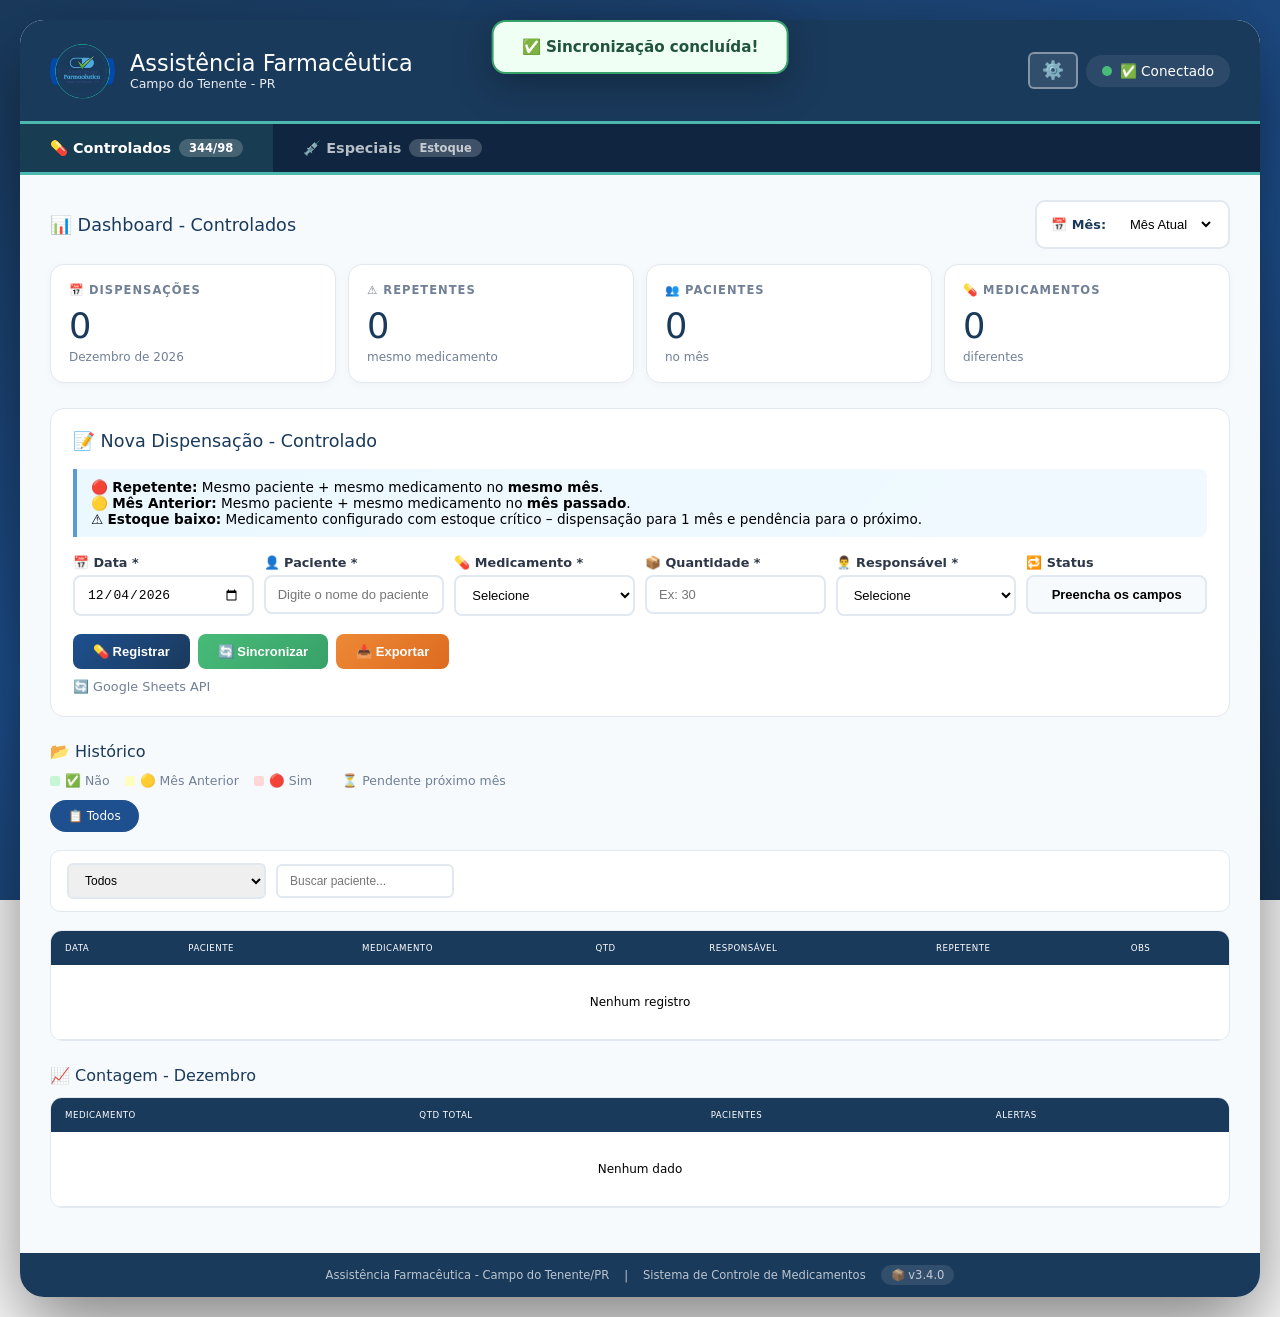
<file: index.html>
<!--
  Sistema: Assistência Farmacêutica v3.4.0
  Controlados + Especiais (sem Diabetes)
-->
<!DOCTYPE html>
<html lang="pt-BR">
<head>
    <meta charset="UTF-8">
    <meta name="viewport" content="width=device-width, initial-scale=1.0">
    <title>Assistência Farmacêutica v3.4</title>
    <link rel="stylesheet" href="styles.css">
</head>
<body>
    <div class="status-registro" id="statusFlutuante"></div>
    
    <div class="botoes-navegacao">
        <button class="btn-navegacao btn-topo" onclick="irParaTopo()" title="Voltar ao topo">⬆</button>
        <button class="btn-navegacao btn-base" onclick="irParaBase()" title="Ir para o final">⬇</button>
    </div>

    <div class="container">
        <div class="header">
            <div class="header-logo">
                <img src="logo.png" alt="Assistência Farmacêutica" class="logo-img">
                <div class="header-info">
                    <h1>Assistência Farmacêutica</h1>
                    <p class="subtitle">Campo do Tenente - PR</p>
                </div>
            </div>
            <div style="display:flex;align-items:center;gap:8px;">
                <button class="btn btn-sm btn-outline" onclick="abrirConfig()" style="color:white;border-color:rgba(255,255,255,0.4);background:rgba(255,255,255,0.1);font-size:1.1em;" title="Painel de Configurações">⚙️</button>
                <div style="display:flex;align-items:center;gap:8px;background:rgba(255,255,255,0.08);padding:8px 16px;border-radius:50px;font-size:0.85em;color:white;">
                    <div id="statusDot" style="width:10px;height:10px;border-radius:50%;background:#ffa500;"></div><span id="statusText">Pronto</span>
                </div>
            </div>
        </div>
        
        <div class="nav-tabs">
            <div class="nav-tab active" onclick="trocarModulo('controlados')">💊 Controlados <span class="nav-tab-badge">344/98</span></div>
            <div class="nav-tab" onclick="trocarModulo('especiais')">💉 Especiais <span class="nav-tab-badge">Estoque</span></div>
        </div>
        
        <div class="content">
            <!-- ===== MÓDULO CONTROLADOS ===== -->
            <div class="modulo active" id="modulo-controlados">
                <div class="dashboard-header"><h2>📊 Dashboard - Controlados</h2><div class="mes-selector"><label>📅 Mês:</label><select id="dashboardMesControlados" onchange="atualizarDashboardControlados()"><option value="atual">Mês Atual</option></select></div></div>
                <div class="stats-grid">
                    <div class="stat-card"><h3>📅 Dispensações</h3><div class="number" id="ctrlTotal">0</div><small id="ctrlMesLabel">Mês atual</small></div>
                    <div class="stat-card"><h3>⚠️ Repetentes</h3><div class="number" id="ctrlRepetentes">0</div><small>mesmo medicamento</small></div>
                    <div class="stat-card"><h3>👥 Pacientes</h3><div class="number" id="ctrlPacientes">0</div><small>no mês</small></div>
                    <div class="stat-card"><h3>💊 Medicamentos</h3><div class="number" id="ctrlMeds">0</div><small>diferentes</small></div>
                </div>
                <div class="form-section">
                    <h2>📝 Nova Dispensação - Controlado</h2>
                    <div class="info-box">🔴 <strong>Repetente:</strong> Mesmo paciente + mesmo medicamento no <strong>mesmo mês</strong>.<br>🟡 <strong>Mês Anterior:</strong> Mesmo paciente + mesmo medicamento no <strong>mês passado</strong>.<br>⚠️ <strong>Estoque baixo:</strong> Medicamento configurado com estoque crítico – dispensação para 1 mês e pendência para o próximo.</div>
                    <div class="form-grid">
                        <div class="form-group"><label>📅 Data *</label><input type="date" id="ctrlData" required onchange="verificarRepetenteCtrl()"></div>
                        <div class="form-group">
                            <label>👤 Paciente *</label>
                            <input type="text" id="ctrlPaciente" placeholder="Digite o nome do paciente" list="listaPacientesCtrl" required oninput="verificarRepetenteCtrl()" autocomplete="off">
                            <datalist id="listaPacientesCtrl"></datalist>
                        </div>
                        <div class="form-group"><label>💊 Medicamento *</label><select id="ctrlMedicamento" required onchange="verificarRepetenteCtrl()"><option value="">Selecione</option></select></div>
                        <div class="form-group"><label>📦 Quantidade *</label><input type="number" id="ctrlQuantidade" min="1" placeholder="Ex: 30" required></div>
                        <div class="form-group"><label>👨‍⚕️ Responsável *</label><select id="ctrlResponsavel" required><option value="">Selecione</option></select></div>
                        <div class="form-group"><label>🔁 Status</label><input type="text" id="ctrlRepetente" readonly value="Preencha os campos"></div>
                    </div>
                    <div class="btn-group">
                        <button class="btn btn-primary" onclick="registrarControlado()">💊 Registrar</button>
                        <button class="btn btn-success" onclick="sincronizarTudo()">🔄 Sincronizar</button>
                        <button class="btn btn-warning" onclick="exportarCSVCtrl()">📥 Exportar</button>
                    </div>
                    <div class="sync-info" id="syncInfoCtrl">🔄 Google Sheets API</div>
                </div>
                <h3 class="section-title">📂 Histórico</h3>
                <div class="legenda">
                    <span class="legenda-item"><span class="legenda-dot ld-ok"></span> ✅ Não</span>
                    <span class="legenda-item"><span class="legenda-dot ld-mes-anterior"></span> 🟡 Mês Anterior</span>
                    <span class="legenda-item"><span class="legenda-dot ld-repetente"></span> 🔴 Sim</span>
                    <span class="legenda-item"><span class="legenda-dot ld-pendente"></span> ⏳ Pendente próximo mês</span>
                </div>
                <div class="month-tabs" id="ctrlMonthTabs"><div class="month-tab active" onclick="filtrarCtrlMes('todos')">📋 Todos</div></div>
                <div class="filter-bar"><select id="ctrlFiltroMed" onchange="aplicarFiltrosCtrl()"><option value="todos">Todos</option></select><input type="text" id="ctrlFiltroPaciente" placeholder="Buscar paciente..." onkeyup="aplicarFiltrosCtrl()"><span id="ctrlResultCount" style="margin-left:auto;font-weight:500;color:var(--texto-claro);"></span></div>
                <div class="table-wrapper"><table><thead><tr><th>Data</th><th>Paciente</th><th>Medicamento</th><th>Qtd</th><th>Responsável</th><th>Repetente</th><th>Obs</th></tr></thead><tbody id="ctrlTabela"><tr><td colspan="7" style="text-align:center;padding:30px;">Carregando...</td></tr></tbody></table></div>
                <h3 class="section-title">📈 Contagem - <span id="ctrlTituloContagem"></span></h3>
                <div class="table-wrapper"><table><thead><tr><th>Medicamento</th><th>Qtd Total</th><th>Pacientes</th><th>Alertas</th></tr></thead><tbody id="ctrlTabelaContagem"><tr><td colspan="4" style="text-align:center;padding:30px;">Selecione um mês</td></tr></tbody></table></div>
            </div>
            
            <!-- ===== MÓDULO ESPECIAIS ===== -->
            <div class="modulo" id="modulo-especiais">
                <div class="dashboard-header"><h2>📊 Dashboard - Especiais</h2><div class="mes-selector"><label>📅 Mês:</label><select id="dashboardMesEspeciais" onchange="atualizarDashboardEspeciais()"><option value="atual">Mês Atual</option></select></div></div>
                <div class="stats-grid">
                    <div class="stat-card"><h3>📅 Dispensações</h3><div class="number" id="espTotal">0</div><small id="espMesLabel">Mês atual</small></div>
                    <div class="stat-card"><h3>📦 Ferro</h3><div class="number" id="espEstoqueFerro">0</div><small>ampolas</small></div>
                    <div class="stat-card"><h3>📦 Enoxaparina</h3><div class="number" id="espEstoqueEnoxa">0</div><small>seringas</small></div>
                    <div class="stat-card"><h3>👥 Pacientes</h3><div class="number" id="espPacientes">0</div><small>no mês</small></div>
                </div>
                <h3 class="section-title">📦 Status do Estoque</h3><div id="estoqueStatus"></div>
                <div class="form-section">
                    <h2>📝 Nova Dispensação - Especial</h2>
                    <div class="form-grid">
                        <div class="form-group"><label>📅 Data *</label><input type="date" id="espData" required></div>
                        <div class="form-group">
                            <label>👤 Paciente *</label>
                            <input type="text" id="espPaciente" placeholder="Digite o nome do paciente" list="listaPacientesEsp" required autocomplete="off">
                            <datalist id="listaPacientesEsp"></datalist>
                        </div>
                        <div class="form-group"><label>💉 Medicamento *</label><select id="espMedicamento" required onchange="atualizarEstoqueDisponivel()"><option value="">Selecione</option></select></div>
                        <div class="form-group"><label>📦 Ampolas *</label><input type="number" id="espAmpolas" min="1" placeholder="Ex: 3" required oninput="atualizarEstoqueDisponivel()"></div>
                        <div class="form-group"><label>👨‍⚕️ Prescritor *</label><input type="text" id="espPrescritor" placeholder="Nome do médico" required></div>
                        <div class="form-group"><label>🔄 Ciclo atual</label>
                            <select id="espCicloAtual">
                                <option value="">Selecione</option>
                                <option value="1">1º</option><option value="2">2º</option><option value="3">3º</option>
                                <option value="4">4º</option><option value="5">5º</option><option value="6">6º</option>
                                <option value="7">7º</option><option value="8">8º</option><option value="9">9º</option>
                                <option value="10">10º</option>
                            </select>
                        </div>
                        <div class="form-group"><label>🔁 Ciclos EV</label><input type="number" id="espCiclosEV" min="1" placeholder="Ex: 3"></div>
                        <div class="form-group"><label>📋 Estoque</label><input type="text" id="espEstoqueDisponivel" readonly value="Selecione o medicamento"></div>
                    </div>
                    <div class="btn-group">
                        <button class="btn btn-roxo" onclick="registrarEspecial()">💉 Registrar</button>
                        <button class="btn btn-success" onclick="sincronizarTudo()">🔄 Sincronizar</button>
                        <button class="btn btn-warning" onclick="abrirEntradaEstoque()">📥 Entrada</button>
                        <button class="btn btn-info" onclick="exportarCSVEsp()">📤 Exportar</button>
                    </div>
                    <div class="sync-info" id="syncInfoEsp">🔄 Google Sheets API</div>
                </div>
                <h3 class="section-title">📂 Histórico</h3>
                <div class="month-tabs" id="espMonthTabs"><div class="month-tab active" onclick="filtrarEspMes('todos')">📋 Todos</div></div>
                <div class="filter-bar"><select id="espFiltroMed" onchange="aplicarFiltrosEsp()"><option value="todos">Todos</option></select><input type="text" id="espFiltroPaciente" placeholder="Buscar paciente..." onkeyup="aplicarFiltrosEsp()"><span id="espResultCount" style="margin-left:auto;font-weight:500;color:var(--texto-claro);"></span></div>
                <div class="table-wrapper"><table><thead><tr><th>Data</th><th>Paciente</th><th>Medicamento</th><th>Amp</th><th>Prescritor</th><th>Ciclo atual</th><th>EV</th></tr></thead><tbody id="espTabela"><tr><td colspan="7" style="text-align:center;padding:30px;">Carregando...</td></tr></tbody></table></div>
            </div>
        </div>
        
        <div class="footer"><span>Assistência Farmacêutica - Campo do Tenente/PR</span><span>|</span><span>Sistema de Controle de Medicamentos</span><span class="footer-version">📦 v3.4.0</span></div>
    </div>
    
    <!-- ===== MODAIS ===== -->
    <div id="modalEntradaEstoque" class="modal">
        <div class="modal-content" style="max-width:450px;">
            <h3 style="margin-bottom:12px;">📥 Entrada de Estoque</h3>
            <div class="form-grid">
                <div class="form-group"><label>💉 Medicamento</label><select id="entradaMedicamento"><option value="">Selecione</option></select></div>
                <div class="form-group"><label>📦 Quantidade</label><input type="number" id="entradaQuantidade" min="1" placeholder="Ex: 50"></div>
            </div>
            <div class="btn-group" style="margin-top:15px;">
                <button class="btn btn-success" onclick="registrarEntradaEstoque()">📥 Registrar</button>
                <button class="btn" onclick="fecharModal('modalEntradaEstoque')" style="background:#a0aec0;color:white;">Cancelar</button>
            </div>
        </div>
    </div>
    
    <div id="modalConfig" class="modal">
        <div class="modal-content">
            <h3 style="margin-bottom:12px;color:var(--azul-escuro);">⚙️ Painel de Configurações</h3>
            <p style="font-size:0.8em;color:var(--texto-claro);margin-bottom:15px;">📦 v<span id="configVersao"></span> | 🔐 Google Sheets API | 💾 Dados locais</p>
            <div class="config-tabs">
                <div class="config-tab active" onclick="trocarConfigTab('medicamentos')">💊 Medicamentos</div>
                <div class="config-tab" onclick="trocarConfigTab('limites')">📊 Limites</div>
                <div class="config-tab" onclick="trocarConfigTab('backup')">💾 Backup</div>
                <div class="config-tab" onclick="trocarConfigTab('sobre')">ℹ️ Sobre</div>
                <div class="config-tab" onclick="trocarConfigTab('estoque')">📦 Estoque</div>
            </div>
            <div class="config-panel active" id="configPanel-medicamentos">
                <div class="config-section"><h4>💊 Controlados</h4><textarea id="cfgMedsCtrl" rows="10" style="width:100%;padding:8px;border:2px solid #e2e8f0;border-radius:8px;font-size:12px;"></textarea></div>
                <div class="config-section"><h4>👨‍⚕️ Responsáveis</h4><textarea id="cfgResps" rows="3" style="width:100%;padding:8px;border:2px solid #e2e8f0;border-radius:8px;font-size:12px;"></textarea></div>
                <div class="config-section"><h4>💉 Especiais</h4><textarea id="cfgMedsEsp" rows="3" style="width:100%;padding:8px;border:2px solid #e2e8f0;border-radius:8px;font-size:12px;"></textarea></div>
                <button class="btn btn-primary" onclick="salvarConfigMedicamentos()">💾 Salvar</button>
            </div>
            <div class="config-panel" id="configPanel-limites">
                <div class="config-section"><h4>📦 Limites de Estoque</h4><div class="config-row"><div><label>🔴 Crítico (≤)</label><input type="number" id="cfgEstoqueCritico" min="0" value="5"></div><div><label>🟡 Baixo (≤)</label><input type="number" id="cfgEstoqueBaixo" min="0" value="15"></div></div></div>
                <button class="btn btn-primary" onclick="salvarConfigLimites()">💾 Salvar</button>
            </div>
            <div class="config-panel" id="configPanel-backup">
                <div class="config-section"><h4>💾 Exportar/Importar</h4><p class="config-info">Exporte configurações para arquivo.</p><div style="display:flex;gap:8px;"><button class="btn btn-info btn-sm" onclick="exportarConfig()">📥 Exportar</button><button class="btn btn-outline btn-sm" onclick="document.getElementById('importConfigFile').click()">📤 Importar</button><input type="file" id="importConfigFile" accept=".json" style="display:none;" onchange="importarConfig(event)"></div></div>
                <div class="config-section"><h4>🔄 Resetar</h4><p class="config-info" style="color:var(--danger);">Apaga dados locais.</p><button class="btn btn-danger btn-sm" onclick="resetarDadosLocais()">🗑️ Limpar</button></div>
            </div>
            <div class="config-panel" id="configPanel-sobre">
                <div class="config-section"><h4>ℹ️ Sobre</h4><p style="font-size:0.85em;line-height:1.6;"><strong>Assistência Farmacêutica</strong><br>Campo do Tenente - PR<br><br><strong>Versão:</strong> <span id="configVersaoSobre"></span><br><strong>Módulos:</strong> Controlados + Especiais<br><strong>Conexão:</strong> Google Sheets API<br><br>✅ Registro de dispensações<br>✅ Detecção de repetentes<br>✅ Controle de estoque<br>✅ Dashboard mensal<br>✅ Exportação CSV<br>✅ Painel de configurações</p></div>
            </div>
            <div class="config-panel" id="configPanel-estoque">
                <div class="config-section">
                    <h4>💊 Medicamentos com Estoque Baixo (Controlados)</h4>
                    <p class="config-info">Liste um medicamento por linha. Ao dispensar, será marcado como "Pendente próximo mês".</p>
                    <textarea id="cfgEstoqueBaixoCtrl" rows="6" style="width:100%;padding:8px;border:2px solid #e2e8f0;border-radius:8px;font-size:12px;"></textarea>
                    <button class="btn btn-primary btn-sm" onclick="salvarConfigEstoqueBaixo()" style="margin-top:8px;">💾 Salvar</button>
                </div>
            </div>
            <div style="margin-top:15px;text-align:right;"><button class="btn" onclick="fecharModal('modalConfig')" style="background:#a0aec0;color:white;">Fechar</button></div>
        </div>
    </div>

    <script src="scripts.js"></script>
</body>
</html>
</file>
<file: styles.css>
/*
 * Arquivo: styles.css
 * Descrição: Todas as regras de estilo do sistema Assistência Farmacêutica
 *
 * COMO EDITAR? 
 * Altere as cores, tamanhos de fonte, espaçamentos, bordas etc. conforme preferir.
 * Exemplo: para mudar a cor de fundo, altere o valor de background.
 *
 * DICA: Use https://htmlcolorcodes.com/ para escolher outras cores.
 */

:root {
    --azul-escuro: #1a3a5c;
    --azul-medio: #1e5090;
    --azul-claro: #5b9bd5;
    --azul-bebe: #b8d4f0;
    --verde-agua: #4db8b0;
    --verde-vibrante: #38a169;
    --verde-suave: #48bb78;
    --verde-claro: #c6f6d5;
    --amarelo-alerta: #ecc94b;
    --amarelo-claro: #fefcbf;
    --roxo: #6b46c1;
    --roxo-claro: #e9d8fd;
    --branco: #ffffff;
    --cinza-claro: #f7fafc;
    --cinza-medio: #e2e8f0;
    --texto: #2d3748;
    --texto-claro: #718096;
    --danger: #e53e3e;
    --danger-claro: #fed7d7;
    --warning: #ed8936;
    --warning-claro: #feebc8;
}

/* Restante do CSS completo colado aqui: */

* { margin: 0; padding: 0; box-sizing: border-box; }

body { 
    font-family: 'Segoe UI', system-ui, -apple-system, sans-serif; 
    background: linear-gradient(160deg, #1a3a5c 0%, #1e5090 50%, #1a3a5c 100%);
    background-attachment: fixed;
    min-height: 100vh; 
    padding: 20px;
}

        .container { max-width: 1600px; margin: 0 auto; background: var(--branco); border-radius: 24px; box-shadow: 0 30px 80px rgba(0,0,0,0.5); overflow: hidden; }
        .header { background: var(--azul-escuro); color: white; padding: 18px 30px; display: flex; justify-content: space-between; align-items: center; flex-wrap: wrap; gap: 15px; border-bottom: 3px solid var(--verde-agua); }
        .header-logo { display: flex; align-items: center; gap: 15px; }
        .logo-svg { width: 65px; height: 65px; flex-shrink: 0; }
        .header-info h1 { font-size: 1.4em; font-weight: 400; }
        .header-info .subtitle { font-size: 0.78em; opacity: 0.9; }
        
        .nav-tabs { display: flex; background: #0f2540; gap: 0; border-bottom: 3px solid var(--verde-agua); }
        .nav-tab { padding: 15px 30px; color: rgba(255,255,255,0.7); cursor: pointer; font-weight: 600; font-size: 0.9em; transition: all 0.3s; border-bottom: 3px solid transparent; margin-bottom: -3px; display: flex; align-items: center; gap: 8px; }
        .nav-tab:hover { color: white; background: rgba(255,255,255,0.05); }
        .nav-tab.active { color: white; border-bottom-color: var(--verde-agua); background: rgba(77,184,176,0.15); }
        .nav-tab-badge { background: rgba(255,255,255,0.2); padding: 2px 10px; border-radius: 12px; font-size: 0.8em; }
        
        .content { padding: 25px 30px; background: var(--cinza-claro); min-height: 500px; }
        .modulo { display: none; }
        .modulo.active { display: block; }
        
        .status-registro { position: fixed; top: 20px; left: 50%; transform: translateX(-50%); z-index: 9999; padding: 16px 28px; border-radius: 14px; font-weight: 600; font-size: 0.95em; box-shadow: 0 10px 40px rgba(0,0,0,0.3); display: none; max-width: 500px; text-align: center; white-space: pre-line; animation: statusIn 0.4s ease; }
        @keyframes statusIn { from { transform: translateX(-50%) translateY(-30px); opacity: 0; } to { transform: translateX(-50%) translateY(0); opacity: 1; } }
        .status-sucesso { background: #f0fff4; color: #22543d; border: 2px solid var(--verde-vibrante); }
        .status-alerta { background: var(--warning-claro); color: #7c2d12; border: 2px solid var(--warning); }
        .status-erro { background: var(--danger-claro); color: #742a2a; border: 2px solid var(--danger); }
        .status-info { background: #ebf8ff; color: #2a4365; border: 2px solid #4299e1; }
        
        .dashboard-header { display: flex; justify-content: space-between; align-items: center; flex-wrap: wrap; gap: 15px; margin-bottom: 15px; }
        .dashboard-header h2 { color: var(--azul-escuro); font-weight: 500; font-size: 1.1em; }
        .mes-selector { display: flex; align-items: center; gap: 10px; background: var(--branco); padding: 8px 14px; border-radius: 10px; border: 2px solid var(--cinza-medio); }
        .mes-selector label { font-weight: 600; font-size: 0.8em; color: var(--azul-escuro); }
        .mes-selector select { padding: 6px 10px; border: none; font-size: 13px; background: transparent; cursor: pointer; }
        
        .stats-grid { display: grid; grid-template-columns: repeat(auto-fit, minmax(180px, 1fr)); gap: 12px; margin-bottom: 25px; }
        .stat-card { background: var(--branco); border-radius: 14px; padding: 18px; border: 1px solid var(--cinza-medio); box-shadow: 0 2px 8px rgba(0,0,0,0.03); }
        .stat-card h3 { font-size: 0.72em; text-transform: uppercase; letter-spacing: 1px; margin-bottom: 8px; color: var(--texto-claro); font-weight: 600; }
        .stat-card .number { font-size: 2.2em; font-weight: 300; color: var(--azul-escuro); }
        .stat-card small { display: block; margin-top: 4px; color: var(--texto-claro); font-size: 0.75em; }
        
        .form-section { background: var(--branco); padding: 22px; border-radius: 14px; margin-bottom: 22px; border: 1px solid var(--cinza-medio); }
        .form-section h2 { margin-bottom: 18px; color: var(--azul-escuro); font-weight: 500; font-size: 1.1em; }
        .info-box { background: linear-gradient(135deg, #ebf8ff, #f0f9ff); border-left: 4px solid var(--azul-claro); padding: 10px 14px; border-radius: 0 8px 8px 0; margin-bottom: 18px; font-size: 0.85em; }
        .form-grid { display: grid; grid-template-columns: repeat(auto-fit, minmax(160px, 1fr)); gap: 10px; margin-bottom: 18px; }
        .form-group { display: flex; flex-direction: column; }
        .form-group label { font-weight: 600; font-size: 0.8em; margin-bottom: 5px; color: var(--texto); }
        .form-group input, .form-group select { width: 100%; padding: 10px 12px; border: 2px solid var(--cinza-medio); border-radius: 8px; font-size: 13px; background: var(--branco); }
        .form-group input:focus, .form-group select:focus { outline: none; border-color: var(--azul-claro); }
        .form-group input[readonly] { background: var(--cinza-claro); font-weight: bold; text-align: center; }
        
        .btn { padding: 10px 20px; border: none; border-radius: 8px; font-size: 13px; font-weight: 600; cursor: pointer; transition: all 0.2s; display: inline-flex; align-items: center; gap: 6px; }
        .btn-primary { background: linear-gradient(135deg, var(--azul-medio), var(--azul-escuro)); color: white; }
        .btn-primary:hover { transform: translateY(-1px); }
        .btn-success { background: linear-gradient(135deg, var(--verde-suave), var(--verde-vibrante)); color: white; }
        .btn-roxo { background: linear-gradient(135deg, var(--roxo), #553c9a); color: white; }
        .btn-warning { background: linear-gradient(135deg, var(--warning), #dd6b20); color: white; }
        .btn-info { background: linear-gradient(135deg, #ebf8ff, var(--azul-bebe)); color: var(--azul-escuro); }
        .btn-group { display: flex; gap: 8px; flex-wrap: wrap; }
        .btn-sm { padding: 6px 12px; font-size: 11px; border-radius: 6px; }
        .btn-outline { background: transparent; border: 2px solid var(--azul-medio); color: var(--azul-medio); font-weight: 600; }
        .btn-outline:hover { background: var(--azul-medio); color: white; }
        .btn-danger { background: var(--danger); color: white; }
        .btn-dia { background: linear-gradient(135deg, #3182ce, #2b5aa7); color: white;}
        .btn-dia:hover { transform: translateY(-1px);}
        
        .table-wrapper { overflow-x: auto; border-radius: 12px; border: 1px solid var(--cinza-medio); background: var(--branco); margin-bottom: 20px; }
        table { width: 100%; border-collapse: collapse; font-size: 12px; }
        th { background: var(--azul-escuro); color: white; padding: 12px 14px; text-align: left; font-weight: 500; text-transform: uppercase; letter-spacing: 0.5px; font-size: 0.72em; }
        td { padding: 10px 14px; border-bottom: 1px solid var(--cinza-medio); }
        tbody tr:hover { background: #f7fafc; }
        
        .badge { display: inline-block; padding: 4px 10px; border-radius: 20px; font-size: 10px; font-weight: 700; }
        .badge-ok { background: var(--verde-claro); color: #22543d; }
        .badge-alert { background: var(--danger-claro); color: #742a2a; animation: blink 1s infinite; }
        .badge-mes-anterior { background: var(--amarelo-claro); color: #975a16; }
        .badge-estoque-baixo { background: var(--danger-claro); color: #742a2a; }
        .badge-estoque-medio { background: var(--amarelo-claro); color: #975a16; }
        .badge-estoque-ok { background: var(--verde-claro); color: #22543d; }
        @keyframes blink { 0%, 100% { opacity: 1; } 50% { opacity: 0.5; } }
        
        .section-title { margin: 25px 0 12px 0; color: var(--azul-escuro); font-weight: 500; font-size: 1em; }
        .month-tabs { display: flex; gap: 6px; flex-wrap: wrap; margin-bottom: 18px; }
        .month-tab { padding: 7px 16px; border-radius: 18px; border: 2px solid var(--cinza-medio); background: var(--branco); cursor: pointer; font-size: 12px; transition: all 0.2s; }
        .month-tab:hover { border-color: var(--azul-claro); }
        .month-tab.active { background: var(--azul-medio); color: white; border-color: var(--azul-medio); }
        .filter-bar { display: flex; gap: 10px; margin-bottom: 18px; align-items: center; flex-wrap: wrap; background: var(--branco); padding: 12px 16px; border-radius: 10px; border: 1px solid var(--cinza-medio); }
        .filter-bar select, .filter-bar input { padding: 8px 12px; border: 2px solid var(--cinza-medio); border-radius: 6px; font-size: 12px; }
        .legenda { display: flex; gap: 15px; flex-wrap: wrap; margin-bottom: 12px; font-size: 0.78em; color: var(--texto-claro); }
        .legenda-item { display: flex; align-items: center; gap: 5px; }
        .legenda-dot { width: 10px; height: 10px; border-radius: 2px; flex-shrink: 0; }
        .legenda-dot.ld-ok { background: var(--verde-claro); }
        .legenda-dot.ld-mes-anterior { background: var(--amarelo-claro); }
        .legenda-dot.ld-repetente { background: var(--danger-claro); }
        .estoque-card { background: var(--branco); border-radius: 12px; padding: 15px; border: 1px solid var(--cinza-medio); margin-bottom: 10px; display: flex; justify-content: space-between; align-items: center; flex-wrap: wrap; gap: 10px; }
        .estoque-card.estoque-baixo { border-left: 4px solid var(--danger); background: var(--danger-claro); }
        .estoque-card.estoque-medio { border-left: 4px solid var(--warning); background: var(--warning-claro); }
        .estoque-card.estoque-ok { border-left: 4px solid var(--verde-vibrante); }
        .modal { display: none; position: fixed; top: 0; left: 0; width: 100%; height: 100%; background: rgba(0,0,0,0.6); z-index: 1000; justify-content: center; align-items: center; }
        .modal.active { display: flex; }
        .modal-content { background: var(--branco); border-radius: 16px; padding: 25px; max-width: 650px; width: 90%; max-height: 80vh; overflow-y: auto; box-shadow: 0 25px 70px rgba(0,0,0,0.4); }
        .sync-info { margin-top: 10px; font-size: 0.8em; color: var(--texto-claro); }
        .footer { text-align: center; padding: 12px; background: var(--azul-escuro); color: rgba(255,255,255,0.7); font-size: 0.72em; display: flex; justify-content: center; align-items: center; gap: 15px; flex-wrap: wrap; }
        .footer-version { background: rgba(255,255,255,0.1); padding: 3px 10px; border-radius: 10px; font-weight: 500; }
        .config-section { margin-bottom: 15px; padding: 12px; background: var(--cinza-claro); border-radius: 8px; border: 1px solid var(--cinza-medio); }
        .config-section h4 { color: var(--azul-escuro); margin-bottom: 8px; font-size: 0.9em; }
        .config-section label { display: block; font-size: 0.8em; color: var(--texto); margin-bottom: 4px; font-weight: 600; }
        .config-section input, .config-section select, .config-section textarea { width: 100%; padding: 8px 10px; border: 2px solid var(--cinza-medio); border-radius: 6px; font-size: 12px; margin-bottom: 8px; font-family: inherit; }
        .config-row { display: grid; grid-template-columns: 1fr 1fr; gap: 10px; }
        .config-info { font-size: 0.75em; color: var(--texto-claro); margin-bottom: 8px; font-style: italic; }
        .config-tabs { display: flex; gap: 4px; margin-bottom: 15px; border-bottom: 2px solid var(--cinza-medio); }
        .config-tab { padding: 8px 16px; cursor: pointer; font-size: 0.8em; font-weight: 600; color: var(--texto-claro); border-bottom: 2px solid transparent; margin-bottom: -2px; transition: all 0.2s; }
        .config-tab:hover { color: var(--azul-escuro); }
        .config-tab.active { color: var(--azul-medio); border-bottom-color: var(--azul-medio); }
        .config-panel { display: none; }
        .config-panel.active { display: block; }
        
        .botoes-navegacao { position: fixed; bottom: 100px; right: 20px; z-index: 999; display: flex; flex-direction: column; gap: 8px; }
        .btn-navegacao { width: 45px; height: 45px; border-radius: 50%; border: none; background: var(--azul-medio); color: white; font-size: 1.3em; cursor: pointer; box-shadow: 0 4px 15px rgba(0,0,0,0.3); transition: all 0.3s; display: flex; align-items: center; justify-content: center; opacity: 0; transform: translateY(20px); pointer-events: none; }
        .btn-navegacao.visivel { opacity: 1; transform: translateY(0); pointer-events: auto; }
        .btn-navegacao:hover { background: var(--azul-escuro); transform: scale(1.1); }
        .btn-base { background: var(--verde-vibrante); }
        .btn-base:hover { background: #2f855a; }
        
        @media (max-width: 768px) {
            .header { flex-direction: column; text-align: center; }
            .nav-tab { padding: 12px 15px; font-size: 0.8em; }
            .stats-grid { grid-template-columns: repeat(2, 1fr); }
            .form-grid { grid-template-columns: 1fr; }
            .btn-group { flex-direction: column; }
            .btn { width: 100%; justify-content: center; }
        }
.logo-img {
    width: 65px;
    height: 65px;
    border-radius: 50%; /* Se quiser circular */
    object-fit: contain; /* Para manter proporção */
    flex-shrink: 0;
}
</file>
